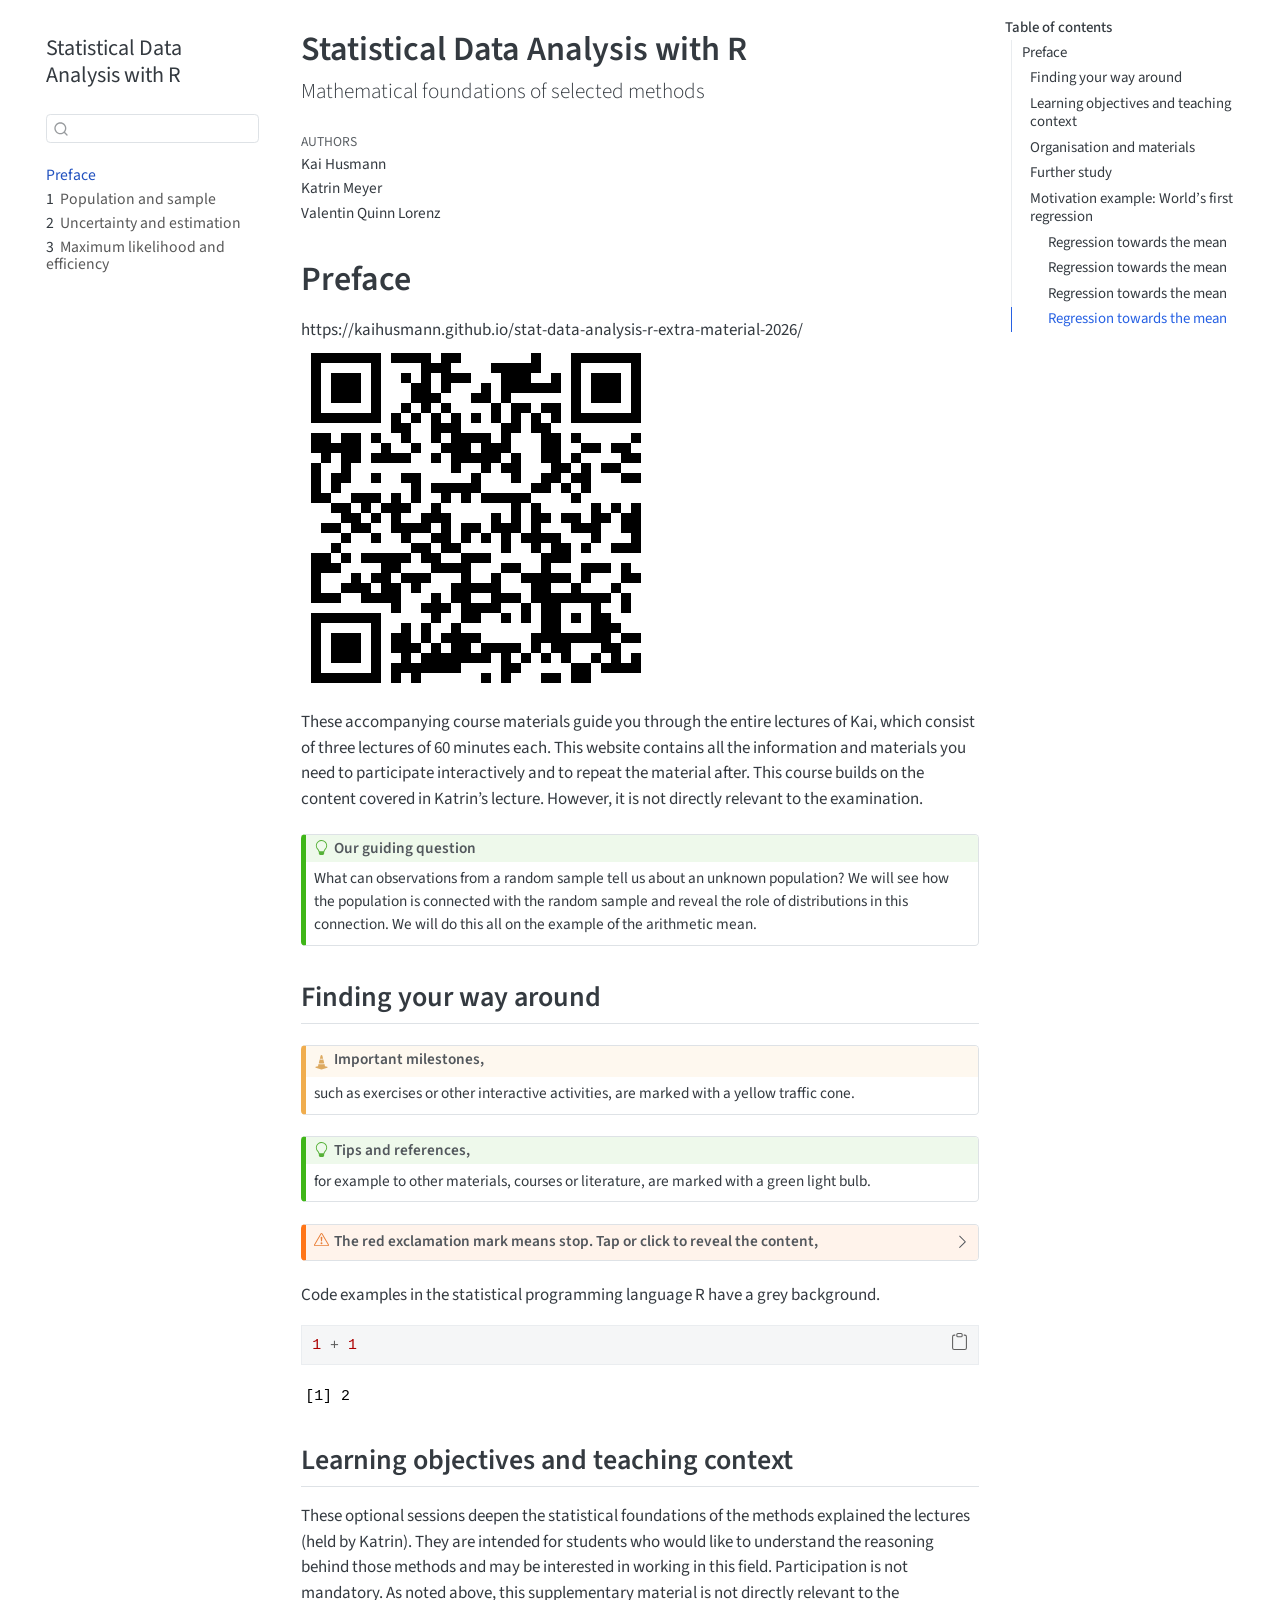
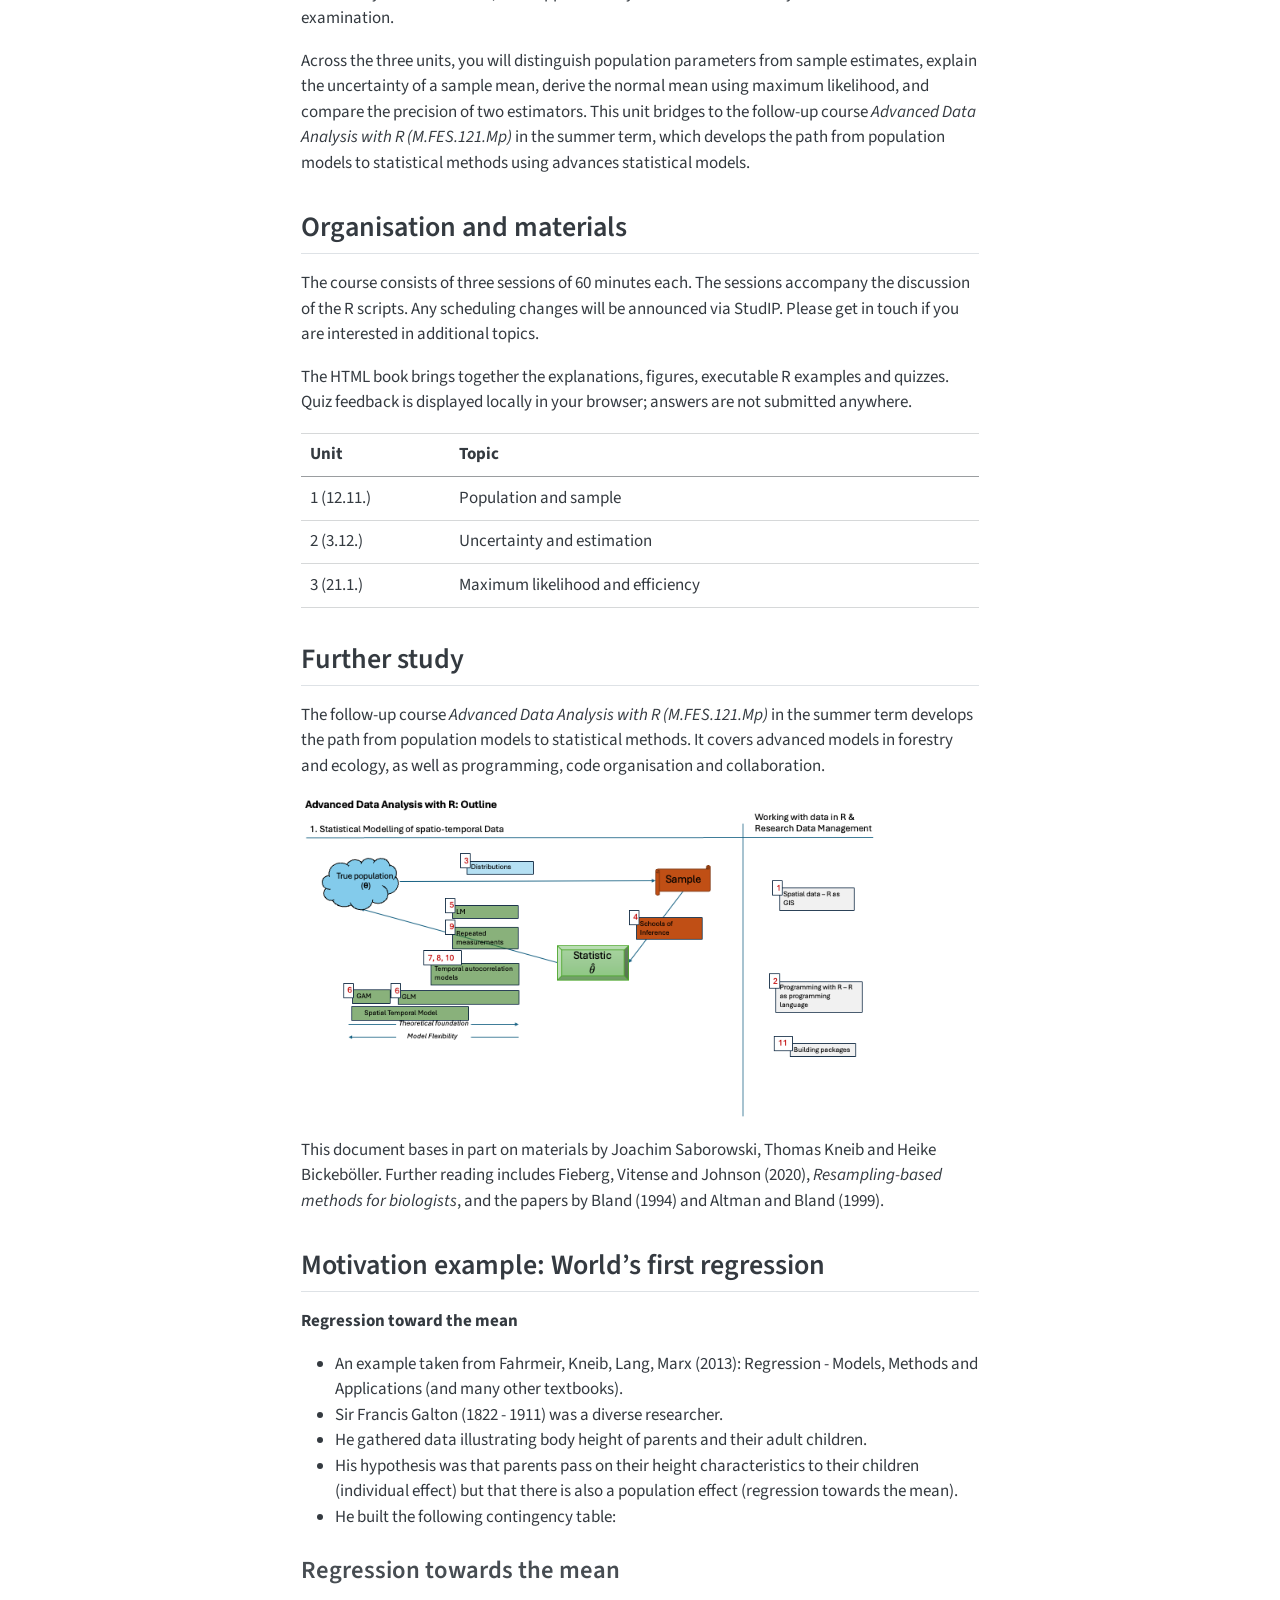
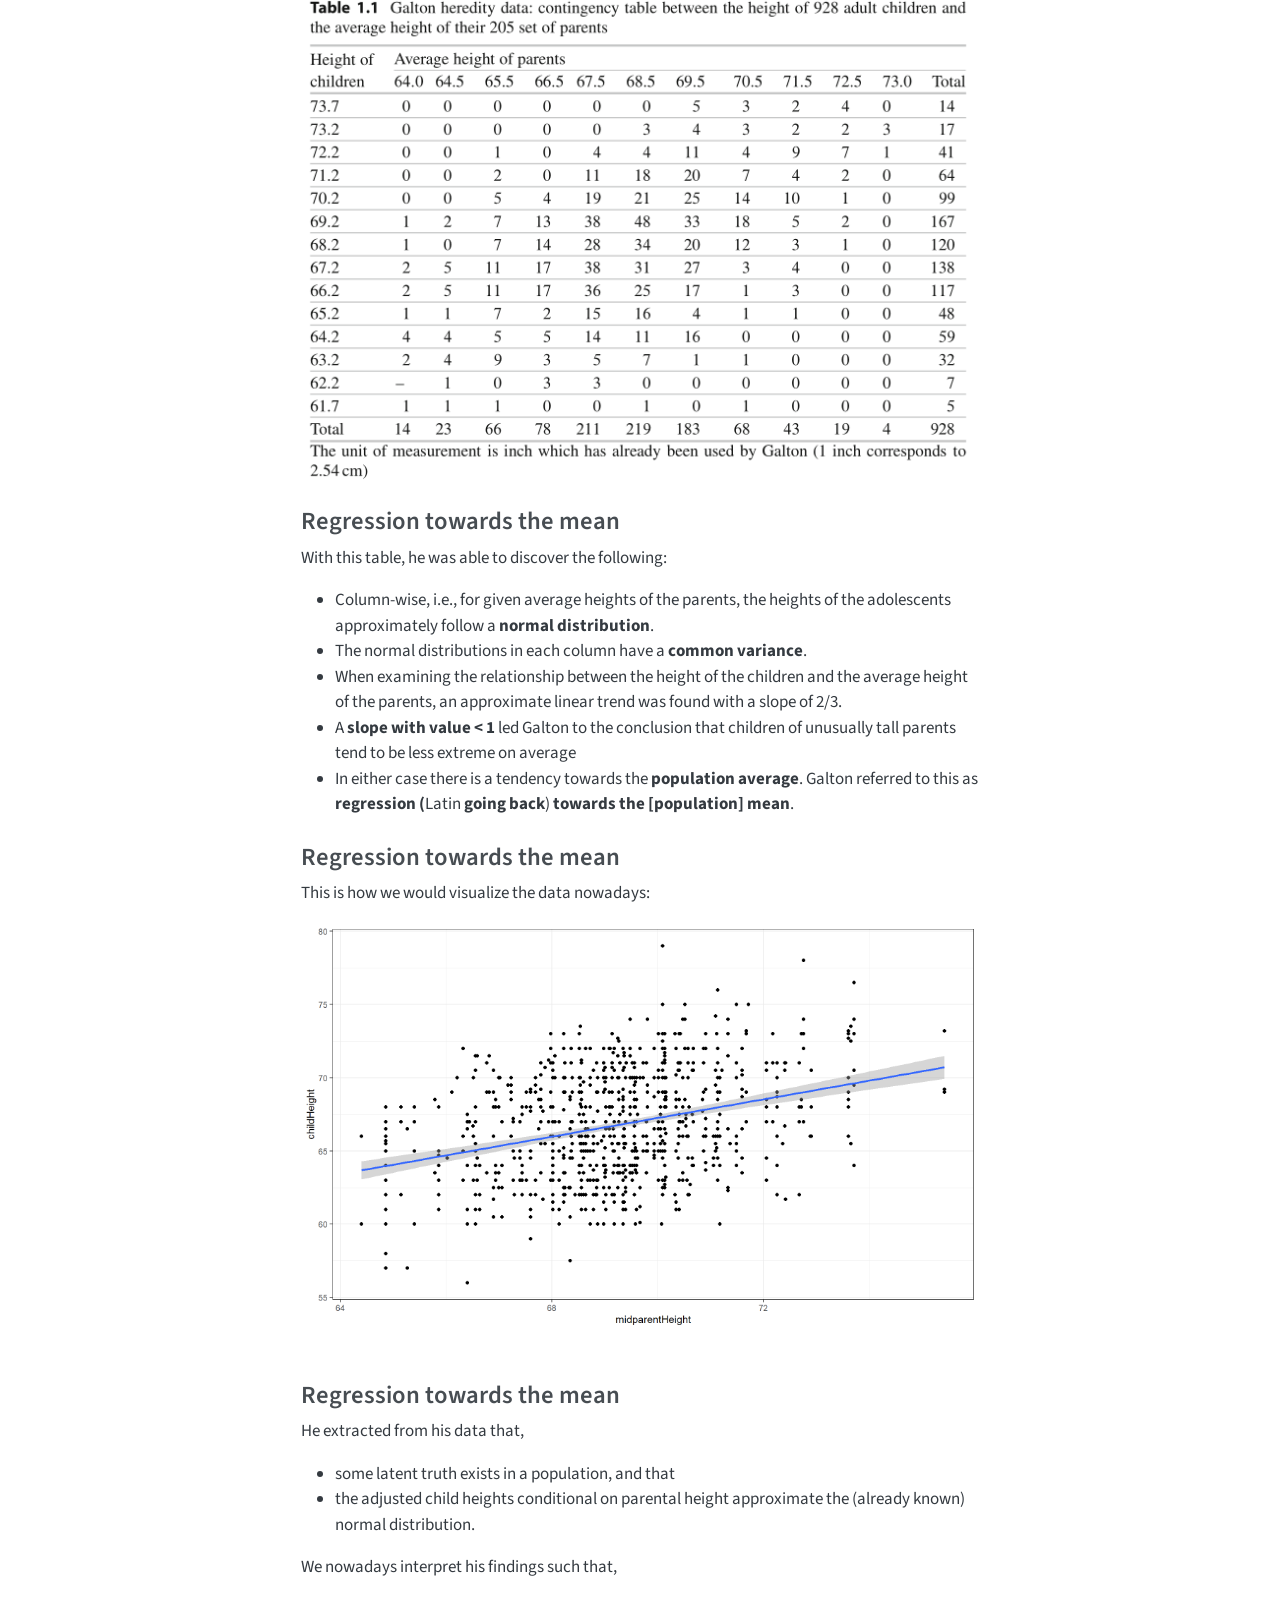
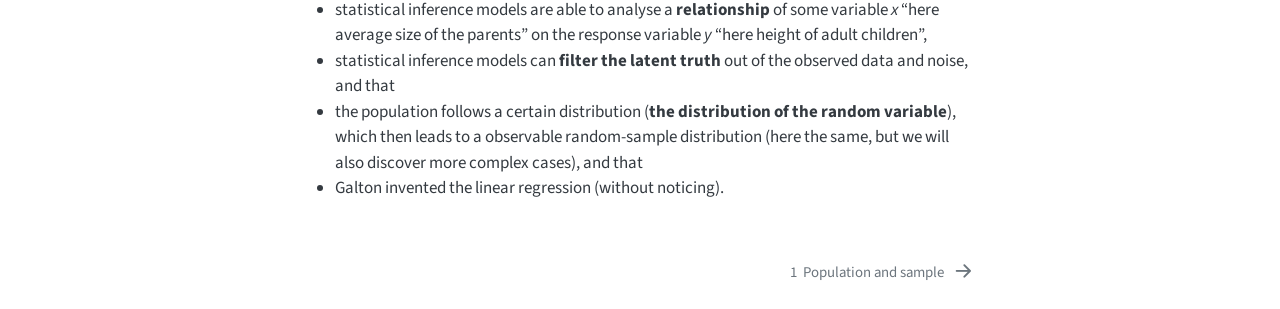
<file: docs/index.html>
<!DOCTYPE html>
<html xmlns="http://www.w3.org/1999/xhtml" lang="en" xml:lang="en"><head>

<meta charset="utf-8">
<meta name="generator" content="quarto-1.9.37">

<meta name="viewport" content="width=device-width, initial-scale=1.0, user-scalable=yes">

<meta name="author" content="Kai Husmann">
<meta name="author" content="Katrin Meyer">
<meta name="author" content="Valentin Quinn Lorenz">

<title>Statistical Data Analysis with R</title>
<style>
/* Default styles provided by pandoc.
** See https://pandoc.org/MANUAL.html#variables-for-html for config info.
*/
code{white-space: pre-wrap;}
span.smallcaps{font-variant: small-caps;}
div.columns{display: flex; gap: min(4vw, 1.5em);}
div.column{flex: auto; overflow-x: auto;}
div.hanging-indent{margin-left: 1.5em; text-indent: -1.5em;}
ul.task-list{list-style: none;}
ul.task-list li input[type="checkbox"] {
  width: 0.8em;
  margin: 0 0.8em 0.2em -1em; /* quarto-specific, see https://github.com/quarto-dev/quarto-cli/issues/4556 */ 
  vertical-align: middle;
}
/* CSS for syntax highlighting */
html { -webkit-text-size-adjust: 100%; }
pre > code.sourceCode { white-space: pre; position: relative; }
pre > code.sourceCode > span { display: inline-block; line-height: 1.25; }
pre > code.sourceCode > span:empty { height: 1.2em; }
.sourceCode { overflow: visible; }
code.sourceCode > span { color: inherit; text-decoration: inherit; }
div.sourceCode { margin: 1em 0; }
pre.sourceCode { margin: 0; }
@media screen {
div.sourceCode { overflow: auto; }
}
@media print {
pre > code.sourceCode { white-space: pre-wrap; }
pre > code.sourceCode > span { text-indent: -5em; padding-left: 5em; }
}
pre.numberSource code
  { counter-reset: source-line 0; }
pre.numberSource code > span
  { position: relative; left: -4em; counter-increment: source-line; }
pre.numberSource code > span > a:first-child::before
  { content: counter(source-line);
    position: relative; left: -1em; text-align: right; vertical-align: baseline;
    border: none; display: inline-block;
    -webkit-touch-callout: none; -webkit-user-select: none;
    -khtml-user-select: none; -moz-user-select: none;
    -ms-user-select: none; user-select: none;
    padding: 0 4px; width: 4em;
  }
pre.numberSource { margin-left: 3em;  padding-left: 4px; }
div.sourceCode
  {   }
@media screen {
pre > code.sourceCode > span > a:first-child::before { text-decoration: underline; }
}
</style>


<script src="site_libs/quarto-nav/quarto-nav.js"></script>
<script src="site_libs/quarto-nav/headroom.min.js"></script>
<script src="site_libs/clipboard/clipboard.min.js"></script>
<script src="site_libs/quarto-search/autocomplete.umd.js"></script>
<script src="site_libs/quarto-search/fuse.min.js"></script>
<script src="site_libs/quarto-search/quarto-search.js"></script>
<meta name="quarto:offset" content="./">
<link href="./population-and-sample.html" rel="next">
<script src="site_libs/quarto-html/quarto.js" type="module"></script>
<script src="site_libs/quarto-html/tabsets/tabsets.js" type="module"></script>
<script src="site_libs/quarto-html/popper.min.js"></script>
<script src="site_libs/quarto-html/tippy.umd.min.js"></script>
<script src="site_libs/quarto-html/anchor.min.js"></script>
<link href="site_libs/quarto-html/tippy.css" rel="stylesheet">
<link href="site_libs/quarto-html/quarto-syntax-highlighting-7f8f88aac4f3542376d5c11b86a4c14d.css" rel="stylesheet" id="quarto-text-highlighting-styles">
<script src="site_libs/bootstrap/bootstrap.min.js"></script>
<link href="site_libs/bootstrap/bootstrap-icons.css" rel="stylesheet">
<link href="site_libs/bootstrap/bootstrap-832e3d7b6b94ddcc90a000f8fabe51a9.min.css" rel="stylesheet" append-hash="true" id="quarto-bootstrap" data-mode="light">
<script id="quarto-search-options" type="application/json">{
  "location": "sidebar",
  "copy-button": false,
  "collapse-after": 3,
  "panel-placement": "start",
  "type": "textbox",
  "limit": 50,
  "keyboard-shortcut": [
    "f",
    "/",
    "s"
  ],
  "show-item-context": false,
  "language": {
    "search-no-results-text": "No results",
    "search-matching-documents-text": "matching documents",
    "search-copy-link-title": "Copy link to search",
    "search-hide-matches-text": "Hide additional matches",
    "search-more-match-text": "more match in this document",
    "search-more-matches-text": "more matches in this document",
    "search-clear-button-title": "Clear",
    "search-text-placeholder": "",
    "search-detached-cancel-button-title": "Cancel",
    "search-submit-button-title": "Submit",
    "search-label": "Search"
  }
}</script>


<link rel="stylesheet" href="assets/course.css">
</head>

<body class="nav-sidebar floating quarto-light">

<div id="quarto-search-results"></div>
  <header id="quarto-header" class="headroom fixed-top">
  <nav class="quarto-secondary-nav">
    <div class="container-fluid d-flex">
      <button type="button" class="quarto-btn-toggle btn" data-bs-toggle="collapse" role="button" data-bs-target=".quarto-sidebar-collapse-item" aria-controls="quarto-sidebar" aria-expanded="false" aria-label="Toggle sidebar navigation" onclick="if (window.quartoToggleHeadroom) { window.quartoToggleHeadroom(); }">
        <i class="bi bi-layout-text-sidebar-reverse"></i>
      </button>
        <nav class="quarto-page-breadcrumbs" aria-label="breadcrumb"><ol class="breadcrumb"><li class="breadcrumb-item"><a href="./index.html">Preface</a></li></ol></nav>
        <a class="flex-grow-1" role="navigation" data-bs-toggle="collapse" data-bs-target=".quarto-sidebar-collapse-item" aria-controls="quarto-sidebar" aria-expanded="false" aria-label="Toggle sidebar navigation" onclick="if (window.quartoToggleHeadroom) { window.quartoToggleHeadroom(); }">      
        </a>
      <button type="button" class="btn quarto-search-button" aria-label="Search" onclick="window.quartoOpenSearch();">
        <i class="bi bi-search"></i>
      </button>
    </div>
  </nav>
</header>
<!-- content -->
<div id="quarto-content" class="quarto-container page-columns page-rows-contents page-layout-article">
<!-- sidebar -->
  <nav id="quarto-sidebar" class="sidebar collapse collapse-horizontal quarto-sidebar-collapse-item sidebar-navigation floating overflow-auto">
    <div class="pt-lg-2 mt-2 text-left sidebar-header">
    <div class="sidebar-title mb-0 py-0">
      <a href="./">Statistical Data Analysis with R</a> 
    </div>
      </div>
        <div class="mt-2 flex-shrink-0 align-items-center">
        <div class="sidebar-search">
        <div id="quarto-search" class="" title="Search"></div>
        </div>
        </div>
    <div class="sidebar-menu-container"> 
    <ul class="list-unstyled mt-1">
        <li class="sidebar-item">
  <div class="sidebar-item-container"> 
  <a href="./index.html" class="sidebar-item-text sidebar-link active">
 <span class="menu-text">Preface</span></a>
  </div>
</li>
        <li class="sidebar-item">
  <div class="sidebar-item-container"> 
  <a href="./population-and-sample.html" class="sidebar-item-text sidebar-link">
 <span class="menu-text"><span class="chapter-number">1</span>&nbsp; <span class="chapter-title">Population and sample</span></span></a>
  </div>
</li>
        <li class="sidebar-item">
  <div class="sidebar-item-container"> 
  <a href="./uncertainty-and-estimation.html" class="sidebar-item-text sidebar-link">
 <span class="menu-text"><span class="chapter-number">2</span>&nbsp; <span class="chapter-title">Uncertainty and estimation</span></span></a>
  </div>
</li>
        <li class="sidebar-item">
  <div class="sidebar-item-container"> 
  <a href="./maximum-likelihood-and-efficiency.html" class="sidebar-item-text sidebar-link">
 <span class="menu-text"><span class="chapter-number">3</span>&nbsp; <span class="chapter-title">Maximum likelihood and efficiency</span></span></a>
  </div>
</li>
    </ul>
    </div>
</nav>
<div id="quarto-sidebar-glass" class="quarto-sidebar-collapse-item" data-bs-toggle="collapse" data-bs-target=".quarto-sidebar-collapse-item"></div>
<!-- margin-sidebar -->
    <div id="quarto-margin-sidebar" class="sidebar margin-sidebar">
        <nav id="TOC" role="doc-toc" class="toc-active">
    <h2 id="toc-title">Table of contents</h2>
   
  <ul>
  <li><a href="#preface" id="toc-preface" class="nav-link active" data-scroll-target="#preface">Preface</a>
  <ul class="collapse">
  <li><a href="#finding-your-way-around" id="toc-finding-your-way-around" class="nav-link" data-scroll-target="#finding-your-way-around">Finding your way around</a></li>
  <li><a href="#learning-objectives-and-teaching-context" id="toc-learning-objectives-and-teaching-context" class="nav-link" data-scroll-target="#learning-objectives-and-teaching-context">Learning objectives and teaching context</a></li>
  <li><a href="#organisation-and-materials" id="toc-organisation-and-materials" class="nav-link" data-scroll-target="#organisation-and-materials">Organisation and materials</a></li>
  <li><a href="#further-study" id="toc-further-study" class="nav-link" data-scroll-target="#further-study">Further study</a></li>
  <li><a href="#motivation-example-worlds-first-regression" id="toc-motivation-example-worlds-first-regression" class="nav-link" data-scroll-target="#motivation-example-worlds-first-regression">Motivation example: World’s first regression</a>
  <ul class="collapse">
  <li><a href="#regression-towards-the-mean" id="toc-regression-towards-the-mean" class="nav-link" data-scroll-target="#regression-towards-the-mean">Regression towards the mean</a></li>
  <li><a href="#regression-towards-the-mean-1" id="toc-regression-towards-the-mean-1" class="nav-link" data-scroll-target="#regression-towards-the-mean-1">Regression towards the mean</a></li>
  <li><a href="#regression-towards-the-mean-2" id="toc-regression-towards-the-mean-2" class="nav-link" data-scroll-target="#regression-towards-the-mean-2">Regression towards the mean</a></li>
  <li><a href="#regression-towards-the-mean-3" id="toc-regression-towards-the-mean-3" class="nav-link" data-scroll-target="#regression-towards-the-mean-3">Regression towards the mean</a></li>
  </ul></li>
  </ul></li>
  </ul>
</nav>
    </div>
<!-- main -->
<main class="content" id="quarto-document-content">

<header id="title-block-header" class="quarto-title-block default">
<div class="quarto-title">
<h1 class="title">Statistical Data Analysis with R</h1>
<p class="subtitle lead">Mathematical foundations of selected methods</p>
</div>



<div class="quarto-title-meta">

    <div>
    <div class="quarto-title-meta-heading">Authors</div>
    <div class="quarto-title-meta-contents">
             <p>Kai Husmann </p>
             <p>Katrin Meyer </p>
             <p>Valentin Quinn Lorenz </p>
          </div>
  </div>
    
  
    
  </div>
  


</header>


<section id="preface" class="level1 unnumbered">
<h1 class="unnumbered">Preface</h1>
<p>https://kaihusmann.github.io/stat-data-analysis-r-extra-material-2026/ <img src="materials/canvas.png" class="img-fluid"></p>
<p>These accompanying course materials guide you through the entire lectures of Kai, which consist of three lectures of 60 minutes each. This website contains all the information and materials you need to participate interactively and to repeat the material after. This course builds on the content covered in Katrin’s lecture. However, it is not directly relevant to the examination.</p>
<div class="callout callout-style-default callout-tip callout-titled">
<div class="callout-header d-flex align-content-center">
<div class="callout-icon-container">
<i class="callout-icon"></i>
</div>
<div class="callout-title-container flex-fill">
<span class="screen-reader-only">Tip</span>Our guiding question
</div>
</div>
<div class="callout-body-container callout-body">
<p>What can observations from a random sample tell us about an unknown population? We will see how the population is connected with the random sample and reveal the role of distributions in this connection. We will do this all on the example of the arithmetic mean.</p>
</div>
</div>
<section id="finding-your-way-around" class="level2">
<h2 class="anchored" data-anchor-id="finding-your-way-around">Finding your way around</h2>
<div class="callout callout-style-default callout-caution callout-titled">
<div class="callout-header d-flex align-content-center">
<div class="callout-icon-container">
<i class="callout-icon"></i>
</div>
<div class="callout-title-container flex-fill">
<span class="screen-reader-only">Caution</span>Important milestones,
</div>
</div>
<div class="callout-body-container callout-body">
<p>such as exercises or other interactive activities, are marked with a yellow traffic cone.</p>
</div>
</div>
<div class="callout callout-style-default callout-tip callout-titled">
<div class="callout-header d-flex align-content-center">
<div class="callout-icon-container">
<i class="callout-icon"></i>
</div>
<div class="callout-title-container flex-fill">
<span class="screen-reader-only">Tip</span>Tips and references,
</div>
</div>
<div class="callout-body-container callout-body">
<p>for example to other materials, courses or literature, are marked with a green light bulb.</p>
</div>
</div>
<div class="callout callout-style-default callout-warning callout-titled">
<div class="callout-header d-flex align-content-center collapsed" data-bs-toggle="collapse" data-bs-target=".callout-4-contents" aria-controls="callout-4" aria-expanded="false" aria-label="Toggle callout">
<div class="callout-icon-container">
<i class="callout-icon"></i>
</div>
<div class="callout-title-container flex-fill">
<span class="screen-reader-only">Warning</span>The red exclamation mark means stop. Tap or click to reveal the content,
</div>
<div class="callout-btn-toggle d-inline-block border-0 py-1 ps-1 pe-0 float-end"><i class="callout-toggle"></i></div>
</div>
<div id="callout-4" class="callout-4-contents callout-collapse collapse">
<div class="callout-body-container callout-body">
<p>so that you can think about it before reading ahead.</p>
</div>
</div>
</div>
<p>Code examples in the statistical programming language R have a grey background.</p>
<div class="cell">
<div class="code-copy-outer-scaffold"><div class="sourceCode cell-code" id="cb1"><pre class="sourceCode r code-with-copy"><code class="sourceCode r"><span id="cb1-1"><a href="#cb1-1" aria-hidden="true" tabindex="-1"></a><span class="dv">1</span> <span class="sc">+</span> <span class="dv">1</span></span></code></pre></div><button title="Copy to Clipboard" class="code-copy-button"><i class="bi"></i></button></div>
<div class="cell-output cell-output-stdout">
<pre><code>[1] 2</code></pre>
</div>
</div>
</section>
<section id="learning-objectives-and-teaching-context" class="level2">
<h2 class="anchored" data-anchor-id="learning-objectives-and-teaching-context">Learning objectives and teaching context</h2>
<p>These optional sessions deepen the statistical foundations of the methods explained the lectures (held by Katrin). They are intended for students who would like to understand the reasoning behind those methods and may be interested in working in this field. Participation is not mandatory. As noted above, this supplementary material is not directly relevant to the examination.</p>
<p>Across the three units, you will distinguish population parameters from sample estimates, explain the uncertainty of a sample mean, derive the normal mean using maximum likelihood, and compare the precision of two estimators. This unit bridges to the follow-up course <em>Advanced Data Analysis with R (M.FES.121.Mp)</em> in the summer term, which develops the path from population models to statistical methods using advances statistical models.</p>
</section>
<section id="organisation-and-materials" class="level2">
<h2 class="anchored" data-anchor-id="organisation-and-materials">Organisation and materials</h2>
<p>The course consists of three sessions of 60 minutes each. The sessions accompany the discussion of the R scripts. Any scheduling changes will be announced via StudIP. Please get in touch if you are interested in additional topics.</p>
<p>The HTML book brings together the explanations, figures, executable R examples and quizzes. Quiz feedback is displayed locally in your browser; answers are not submitted anywhere.</p>
<table class="caption-top table">
<thead>
<tr class="header">
<th>Unit</th>
<th>Topic</th>
<th></th>
</tr>
</thead>
<tbody>
<tr class="odd">
<td>1 (12.11.)</td>
<td>Population and sample</td>
<td></td>
</tr>
<tr class="even">
<td>2 (3.12.)</td>
<td>Uncertainty and estimation</td>
<td></td>
</tr>
<tr class="odd">
<td>3 (21.1.)</td>
<td>Maximum likelihood and efficiency</td>
<td></td>
</tr>
</tbody>
</table>
</section>
<section id="further-study" class="level2">
<h2 class="anchored" data-anchor-id="further-study">Further study</h2>
<p>The follow-up course <em>Advanced Data Analysis with R (M.FES.121.Mp)</em> in the summer term develops the path from population models to statistical methods. It covers advanced models in forestry and ecology, as well as programming, code organisation and collaboration.</p>
<p><img src="assets/intro/overview.png" class="img-fluid" style="width:85.0%" alt="Overview of the Advanced Data Analysis with R course."></p>
<p>This document bases in part on materials by Joachim Saborowski, Thomas Kneib and Heike Bickeböller. Further reading includes Fieberg, Vitense and Johnson (2020), <em>Resampling-based methods for biologists</em>, and the papers by Bland (1994) and Altman and Bland (1999).</p>
</section>
<section id="motivation-example-worlds-first-regression" class="level2">
<h2 class="anchored" data-anchor-id="motivation-example-worlds-first-regression">Motivation example: World’s first regression</h2>
<p><strong>Regression toward the mean</strong></p>
<ul>
<li>An example taken from Fahrmeir, Kneib, Lang, Marx (2013): Regression - Models, Methods and Applications (and many other textbooks).</li>
<li>Sir Francis Galton (1822 - 1911) was a diverse researcher.</li>
<li>He gathered data illustrating body height of parents and their adult children.</li>
<li>His hypothesis was that parents pass on their height characteristics to their children (individual effect) but that there is also a population effect (regression towards the mean).</li>
<li>He built the following contingency table:</li>
</ul>
<section id="regression-towards-the-mean" class="level3">
<h3 class="anchored" data-anchor-id="regression-towards-the-mean">Regression towards the mean</h3>
<p><img src="assets/intro/galton_contingency.png" class="img-fluid"></p>
</section>
<section id="regression-towards-the-mean-1" class="level3">
<h3 class="anchored" data-anchor-id="regression-towards-the-mean-1">Regression towards the mean</h3>
<p>With this table, he was able to discover the following:</p>
<ul>
<li>Column-wise, i.e., for given average heights of the parents, the heights of the adolescents approximately follow a <strong>normal distribution</strong>.</li>
<li>The normal distributions in each column have a <strong>common variance</strong>.</li>
<li>When examining the relationship between the height of the children and the average height of the parents, an approximate linear trend was found with a slope of 2/3.</li>
<li>A <strong>slope with value &lt; 1</strong> led Galton to the conclusion that children of unusually tall parents tend to be less extreme on average</li>
<li>In either case there is a tendency towards the <strong>population average</strong>. Galton referred to this as <strong>regression (</strong>Latin <strong>going back</strong>) <strong>towards the [population] mean</strong>.</li>
</ul>
</section>
<section id="regression-towards-the-mean-2" class="level3">
<h3 class="anchored" data-anchor-id="regression-towards-the-mean-2">Regression towards the mean</h3>
<p>This is how we would visualize the data nowadays:</p>
<div class="cell">
<div class="cell-output-display">
<div>
<figure class="figure">
<p><img src="index_files/figure-html/unnamed-chunk-2-1.png" class="img-fluid figure-img" width="960"></p>
</figure>
</div>
</div>
</div>
</section>
<section id="regression-towards-the-mean-3" class="level3">
<h3 class="anchored" data-anchor-id="regression-towards-the-mean-3">Regression towards the mean</h3>
<p>He extracted from his data that,</p>
<ul>
<li>some latent truth exists in a population, and that</li>
<li>the adjusted child heights conditional on parental height approximate the (already known) normal distribution.</li>
</ul>
<p>We nowadays interpret his findings such that,</p>
<ul>
<li>statistical inference models are able to analyse a <strong>relationship</strong> of some variable <em>x</em> “here average size of the parents” on the response variable <em>y</em> “here height of adult children”,</li>
<li>statistical inference models can <strong>filter the latent truth</strong> out of the observed data and noise, and that</li>
<li>the population follows a certain distribution (<strong>the distribution of the random variable</strong>), which then leads to a observable random-sample distribution (here the same, but we will also discover more complex cases), and that</li>
<li>Galton invented the linear regression (without noticing).</li>
</ul>


</section>
</section>
</section>

</main> <!-- /main -->
<script>
document.addEventListener('DOMContentLoaded', () => {
  document.querySelectorAll('.course-quiz').forEach(quiz => {
    const feedback = quiz.querySelector('.quiz-feedback');
    quiz.querySelector('[data-check]').addEventListener('click', () => {
      const selected = quiz.querySelector('input:checked');
      feedback.textContent = !selected ? 'Please select an answer first.' :
        (selected.value === quiz.dataset.answer ? 'Correct. ' : 'Not quite. ') + quiz.dataset.explanation;
    });
    quiz.querySelector('[data-reset]').addEventListener('click', () => {
      quiz.querySelectorAll('input').forEach(input => { input.checked = false; });
      feedback.textContent = '';
      quiz.querySelector('input').focus();
    });
  });
});
</script>
<script id="quarto-html-after-body" type="application/javascript">
  window.document.addEventListener("DOMContentLoaded", function (event) {
    const icon = "";
    const anchorJS = new window.AnchorJS();
    anchorJS.options = {
      placement: 'right',
      icon: icon
    };
    anchorJS.add('.anchored');
    const isCodeAnnotation = (el) => {
      for (const clz of el.classList) {
        if (clz.startsWith('code-annotation-')) {                     
          return true;
        }
      }
      return false;
    }
    const onCopySuccess = function(e) {
      // button target
      const button = e.trigger;
      // don't keep focus
      button.blur();
      // flash "checked"
      button.classList.add('code-copy-button-checked');
      var currentTitle = button.getAttribute("title");
      button.setAttribute("title", "Copied!");
      let tooltip;
      if (window.bootstrap) {
        button.setAttribute("data-bs-toggle", "tooltip");
        button.setAttribute("data-bs-placement", "left");
        button.setAttribute("data-bs-title", "Copied!");
        tooltip = new bootstrap.Tooltip(button, 
          { trigger: "manual", 
            customClass: "code-copy-button-tooltip",
            offset: [0, -8]});
        tooltip.show();    
      }
      setTimeout(function() {
        if (tooltip) {
          tooltip.hide();
          button.removeAttribute("data-bs-title");
          button.removeAttribute("data-bs-toggle");
          button.removeAttribute("data-bs-placement");
        }
        button.setAttribute("title", currentTitle);
        button.classList.remove('code-copy-button-checked');
      }, 1000);
      // clear code selection
      e.clearSelection();
    }
    const getTextToCopy = function(trigger) {
      const outerScaffold = trigger.parentElement.cloneNode(true);
      const codeEl = outerScaffold.querySelector('code');
      for (const childEl of codeEl.children) {
        if (isCodeAnnotation(childEl)) {
          childEl.remove();
        }
      }
      return codeEl.innerText;
    }
    const clipboard = new window.ClipboardJS('.code-copy-button:not([data-in-quarto-modal])', {
      text: getTextToCopy
    });
    clipboard.on('success', onCopySuccess);
    if (window.document.getElementById('quarto-embedded-source-code-modal')) {
      const clipboardModal = new window.ClipboardJS('.code-copy-button[data-in-quarto-modal]', {
        text: getTextToCopy,
        container: window.document.getElementById('quarto-embedded-source-code-modal')
      });
      clipboardModal.on('success', onCopySuccess);
    }
      var localhostRegex = new RegExp(/^(?:http|https):\/\/localhost\:?[0-9]*\//);
      var mailtoRegex = new RegExp(/^mailto:/);
        var filterRegex = new RegExp('/' + window.location.host + '/');
      var isInternal = (href) => {
          return filterRegex.test(href) || localhostRegex.test(href) || mailtoRegex.test(href);
      }
      // Inspect non-navigation links and adorn them if external
     var links = window.document.querySelectorAll('a[href]:not(.nav-link):not(.navbar-brand):not(.toc-action):not(.sidebar-link):not(.sidebar-item-toggle):not(.pagination-link):not(.no-external):not([aria-hidden]):not(.dropdown-item):not(.quarto-navigation-tool):not(.about-link)');
      for (var i=0; i<links.length; i++) {
        const link = links[i];
        if (!isInternal(link.href)) {
          // undo the damage that might have been done by quarto-nav.js in the case of
          // links that we want to consider external
          if (link.dataset.originalHref !== undefined) {
            link.href = link.dataset.originalHref;
          }
        }
      }
    function tippyHover(el, contentFn, onTriggerFn, onUntriggerFn) {
      const config = {
        allowHTML: true,
        maxWidth: 500,
        delay: 100,
        arrow: false,
        appendTo: function(el) {
            return el.parentElement;
        },
        interactive: true,
        interactiveBorder: 10,
        theme: 'quarto',
        placement: 'bottom-start',
      };
      if (contentFn) {
        config.content = contentFn;
      }
      if (onTriggerFn) {
        config.onTrigger = onTriggerFn;
      }
      if (onUntriggerFn) {
        config.onUntrigger = onUntriggerFn;
      }
      window.tippy(el, config); 
    }
    const noterefs = window.document.querySelectorAll('a[role="doc-noteref"]');
    for (var i=0; i<noterefs.length; i++) {
      const ref = noterefs[i];
      tippyHover(ref, function() {
        // use id or data attribute instead here
        let href = ref.getAttribute('data-footnote-href') || ref.getAttribute('href');
        try { href = new URL(href).hash; } catch {}
        const id = href.replace(/^#\/?/, "");
        const note = window.document.getElementById(id);
        if (note) {
          return note.innerHTML;
        } else {
          return "";
        }
      });
    }
    const xrefs = window.document.querySelectorAll('a.quarto-xref');
    const processXRef = (id, note) => {
      // Strip column container classes
      const stripColumnClz = (el) => {
        el.classList.remove("page-full", "page-columns");
        if (el.children) {
          for (const child of el.children) {
            stripColumnClz(child);
          }
        }
      }
      stripColumnClz(note)
      if (id === null || id.startsWith('sec-')) {
        // Special case sections, only their first couple elements
        const container = document.createElement("div");
        if (note.children && note.children.length > 2) {
          container.appendChild(note.children[0].cloneNode(true));
          for (let i = 1; i < note.children.length; i++) {
            const child = note.children[i];
            if (child.tagName === "P" && child.innerText === "") {
              continue;
            } else {
              container.appendChild(child.cloneNode(true));
              break;
            }
          }
          if (window.Quarto?.typesetMath) {
            window.Quarto.typesetMath(container);
          }
          return container.innerHTML
        } else {
          if (window.Quarto?.typesetMath) {
            window.Quarto.typesetMath(note);
          }
          return note.innerHTML;
        }
      } else {
        // Remove any anchor links if they are present
        const anchorLink = note.querySelector('a.anchorjs-link');
        if (anchorLink) {
          anchorLink.remove();
        }
        if (window.Quarto?.typesetMath) {
          window.Quarto.typesetMath(note);
        }
        if (note.classList.contains("callout")) {
          return note.outerHTML;
        } else {
          return note.innerHTML;
        }
      }
    }
    for (var i=0; i<xrefs.length; i++) {
      const xref = xrefs[i];
      tippyHover(xref, undefined, function(instance) {
        instance.disable();
        let url = xref.getAttribute('href');
        let hash = undefined; 
        if (url.startsWith('#')) {
          hash = url;
        } else {
          try { hash = new URL(url).hash; } catch {}
        }
        if (hash) {
          const id = hash.replace(/^#\/?/, "");
          const note = window.document.getElementById(id);
          if (note !== null) {
            try {
              const html = processXRef(id, note.cloneNode(true));
              instance.setContent(html);
            } finally {
              instance.enable();
              instance.show();
            }
          } else {
            // See if we can fetch this
            fetch(url.split('#')[0])
            .then(res => res.text())
            .then(html => {
              const parser = new DOMParser();
              const htmlDoc = parser.parseFromString(html, "text/html");
              const note = htmlDoc.getElementById(id);
              if (note !== null) {
                const html = processXRef(id, note);
                instance.setContent(html);
              } 
            }).finally(() => {
              instance.enable();
              instance.show();
            });
          }
        } else {
          // See if we can fetch a full url (with no hash to target)
          // This is a special case and we should probably do some content thinning / targeting
          fetch(url)
          .then(res => res.text())
          .then(html => {
            const parser = new DOMParser();
            const htmlDoc = parser.parseFromString(html, "text/html");
            const note = htmlDoc.querySelector('main.content');
            if (note !== null) {
              // This should only happen for chapter cross references
              // (since there is no id in the URL)
              // remove the first header
              if (note.children.length > 0 && note.children[0].tagName === "HEADER") {
                note.children[0].remove();
              }
              const html = processXRef(null, note);
              instance.setContent(html);
            } 
          }).finally(() => {
            instance.enable();
            instance.show();
          });
        }
      }, function(instance) {
      });
    }
        let selectedAnnoteEl;
        const selectorForAnnotation = ( cell, annotation) => {
          let cellAttr = 'data-code-cell="' + cell + '"';
          let lineAttr = 'data-code-annotation="' +  annotation + '"';
          const selector = 'span[' + cellAttr + '][' + lineAttr + ']';
          return selector;
        }
        const selectCodeLines = (annoteEl) => {
          const doc = window.document;
          const targetCell = annoteEl.getAttribute("data-target-cell");
          const targetAnnotation = annoteEl.getAttribute("data-target-annotation");
          const annoteSpan = window.document.querySelector(selectorForAnnotation(targetCell, targetAnnotation));
          const lines = annoteSpan.getAttribute("data-code-lines").split(",");
          const lineIds = lines.map((line) => {
            return targetCell + "-" + line;
          })
          let top = null;
          let height = null;
          let parent = null;
          if (lineIds.length > 0) {
              //compute the position of the single el (top and bottom and make a div)
              const el = window.document.getElementById(lineIds[0]);
              top = el.offsetTop;
              height = el.offsetHeight;
              parent = el.parentElement.parentElement;
            if (lineIds.length > 1) {
              const lastEl = window.document.getElementById(lineIds[lineIds.length - 1]);
              const bottom = lastEl.offsetTop + lastEl.offsetHeight;
              height = bottom - top;
            }
            if (top !== null && height !== null && parent !== null) {
              // cook up a div (if necessary) and position it 
              let div = window.document.getElementById("code-annotation-line-highlight");
              if (div === null) {
                div = window.document.createElement("div");
                div.setAttribute("id", "code-annotation-line-highlight");
                div.style.position = 'absolute';
                parent.appendChild(div);
              }
              div.style.top = top - 2 + "px";
              div.style.height = height + 4 + "px";
              div.style.left = 0;
              let gutterDiv = window.document.getElementById("code-annotation-line-highlight-gutter");
              if (gutterDiv === null) {
                gutterDiv = window.document.createElement("div");
                gutterDiv.setAttribute("id", "code-annotation-line-highlight-gutter");
                gutterDiv.style.position = 'absolute';
                const codeCell = window.document.getElementById(targetCell);
                const gutter = codeCell.querySelector('.code-annotation-gutter');
                gutter.appendChild(gutterDiv);
              }
              gutterDiv.style.top = top - 2 + "px";
              gutterDiv.style.height = height + 4 + "px";
            }
            selectedAnnoteEl = annoteEl;
          }
        };
        const unselectCodeLines = () => {
          const elementsIds = ["code-annotation-line-highlight", "code-annotation-line-highlight-gutter"];
          elementsIds.forEach((elId) => {
            const div = window.document.getElementById(elId);
            if (div) {
              div.remove();
            }
          });
          selectedAnnoteEl = undefined;
        };
          // Handle positioning of the toggle
      window.addEventListener(
        "resize",
        throttle(() => {
          elRect = undefined;
          if (selectedAnnoteEl) {
            selectCodeLines(selectedAnnoteEl);
          }
        }, 10)
      );
      function throttle(fn, ms) {
      let throttle = false;
      let timer;
        return (...args) => {
          if(!throttle) { // first call gets through
              fn.apply(this, args);
              throttle = true;
          } else { // all the others get throttled
              if(timer) clearTimeout(timer); // cancel #2
              timer = setTimeout(() => {
                fn.apply(this, args);
                timer = throttle = false;
              }, ms);
          }
        };
      }
        // Attach click handler to the DT
        const annoteDls = window.document.querySelectorAll('dt[data-target-cell]');
        for (const annoteDlNode of annoteDls) {
          annoteDlNode.addEventListener('click', (event) => {
            const clickedEl = event.target;
            if (clickedEl !== selectedAnnoteEl) {
              unselectCodeLines();
              const activeEl = window.document.querySelector('dt[data-target-cell].code-annotation-active');
              if (activeEl) {
                activeEl.classList.remove('code-annotation-active');
              }
              selectCodeLines(clickedEl);
              clickedEl.classList.add('code-annotation-active');
            } else {
              // Unselect the line
              unselectCodeLines();
              clickedEl.classList.remove('code-annotation-active');
            }
          });
        }
    const findCites = (el) => {
      const parentEl = el.parentElement;
      if (parentEl) {
        const cites = parentEl.dataset.cites;
        if (cites) {
          return {
            el,
            cites: cites.split(' ')
          };
        } else {
          return findCites(el.parentElement)
        }
      } else {
        return undefined;
      }
    };
    var bibliorefs = window.document.querySelectorAll('a[role="doc-biblioref"]');
    for (var i=0; i<bibliorefs.length; i++) {
      const ref = bibliorefs[i];
      const citeInfo = findCites(ref);
      if (citeInfo) {
        tippyHover(citeInfo.el, function() {
          var popup = window.document.createElement('div');
          citeInfo.cites.forEach(function(cite) {
            var citeDiv = window.document.createElement('div');
            citeDiv.classList.add('hanging-indent');
            citeDiv.classList.add('csl-entry');
            var biblioDiv = window.document.getElementById('ref-' + cite);
            if (biblioDiv) {
              citeDiv.innerHTML = biblioDiv.innerHTML;
            }
            popup.appendChild(citeDiv);
          });
          return popup.innerHTML;
        });
      }
    }
  });
  </script>
<nav class="page-navigation">
  <div class="nav-page nav-page-previous">
  </div>
  <div class="nav-page nav-page-next">
      <a href="./population-and-sample.html" class="pagination-link" aria-label="Population and sample">
        <span class="nav-page-text"><span class="chapter-number">1</span>&nbsp; <span class="chapter-title">Population and sample</span></span> <i class="bi bi-arrow-right-short"></i>
      </a>
  </div>
</nav>
</div> <!-- /content -->




</body></html>
</file>
<file: docs/site_libs/quarto-html/tippy.css>
.tippy-box[data-animation=fade][data-state=hidden]{opacity:0}[data-tippy-root]{max-width:calc(100vw - 10px)}.tippy-box{position:relative;background-color:#333;color:#fff;border-radius:4px;font-size:14px;line-height:1.4;white-space:normal;outline:0;transition-property:transform,visibility,opacity}.tippy-box[data-placement^=top]>.tippy-arrow{bottom:0}.tippy-box[data-placement^=top]>.tippy-arrow:before{bottom:-7px;left:0;border-width:8px 8px 0;border-top-color:initial;transform-origin:center top}.tippy-box[data-placement^=bottom]>.tippy-arrow{top:0}.tippy-box[data-placement^=bottom]>.tippy-arrow:before{top:-7px;left:0;border-width:0 8px 8px;border-bottom-color:initial;transform-origin:center bottom}.tippy-box[data-placement^=left]>.tippy-arrow{right:0}.tippy-box[data-placement^=left]>.tippy-arrow:before{border-width:8px 0 8px 8px;border-left-color:initial;right:-7px;transform-origin:center left}.tippy-box[data-placement^=right]>.tippy-arrow{left:0}.tippy-box[data-placement^=right]>.tippy-arrow:before{left:-7px;border-width:8px 8px 8px 0;border-right-color:initial;transform-origin:center right}.tippy-box[data-inertia][data-state=visible]{transition-timing-function:cubic-bezier(.54,1.5,.38,1.11)}.tippy-arrow{width:16px;height:16px;color:#333}.tippy-arrow:before{content:"";position:absolute;border-color:transparent;border-style:solid}.tippy-content{position:relative;padding:5px 9px;z-index:1}
</file>
<file: docs/site_libs/quarto-html/quarto-syntax-highlighting-7f8f88aac4f3542376d5c11b86a4c14d.css>
/* quarto syntax highlight colors */
:root {
  --quarto-hl-ot-color: #003B4F;
  --quarto-hl-at-color: #657422;
  --quarto-hl-ss-color: #20794D;
  --quarto-hl-an-color: #5E5E5E;
  --quarto-hl-fu-color: #4758AB;
  --quarto-hl-st-color: #20794D;
  --quarto-hl-cf-color: #003B4F;
  --quarto-hl-op-color: #5E5E5E;
  --quarto-hl-er-color: #AD0000;
  --quarto-hl-bn-color: #AD0000;
  --quarto-hl-al-color: #AD0000;
  --quarto-hl-va-color: #111111;
  --quarto-hl-bu-color: inherit;
  --quarto-hl-ex-color: inherit;
  --quarto-hl-pp-color: #AD0000;
  --quarto-hl-in-color: #5E5E5E;
  --quarto-hl-vs-color: #20794D;
  --quarto-hl-wa-color: #5E5E5E;
  --quarto-hl-do-color: #5E5E5E;
  --quarto-hl-im-color: #00769E;
  --quarto-hl-ch-color: #20794D;
  --quarto-hl-dt-color: #AD0000;
  --quarto-hl-fl-color: #AD0000;
  --quarto-hl-co-color: #5E5E5E;
  --quarto-hl-cv-color: #5E5E5E;
  --quarto-hl-cn-color: #8f5902;
  --quarto-hl-sc-color: #5E5E5E;
  --quarto-hl-dv-color: #AD0000;
  --quarto-hl-kw-color: #003B4F;
}

/* other quarto variables */
:root {
  --quarto-font-monospace: SFMono-Regular, Menlo, Monaco, Consolas, "Liberation Mono", "Courier New", monospace;
}

/* syntax highlight based on Pandoc's rules */
pre > code.sourceCode > span {
  color: #003B4F;
}

code.sourceCode > span {
  color: #003B4F;
}

div.sourceCode,
div.sourceCode pre.sourceCode {
  color: #003B4F;
}

/* Normal */
code span {
  color: #003B4F;
}

/* Alert */
code span.al {
  color: #AD0000;
  font-style: inherit;
}

/* Annotation */
code span.an {
  color: #5E5E5E;
  font-style: inherit;
}

/* Attribute */
code span.at {
  color: #657422;
  font-style: inherit;
}

/* BaseN */
code span.bn {
  color: #AD0000;
  font-style: inherit;
}

/* BuiltIn */
code span.bu {
  font-style: inherit;
}

/* ControlFlow */
code span.cf {
  color: #003B4F;
  font-weight: bold;
  font-style: inherit;
}

/* Char */
code span.ch {
  color: #20794D;
  font-style: inherit;
}

/* Constant */
code span.cn {
  color: #8f5902;
  font-style: inherit;
}

/* Comment */
code span.co {
  color: #5E5E5E;
  font-style: inherit;
}

/* CommentVar */
code span.cv {
  color: #5E5E5E;
  font-style: italic;
}

/* Documentation */
code span.do {
  color: #5E5E5E;
  font-style: italic;
}

/* DataType */
code span.dt {
  color: #AD0000;
  font-style: inherit;
}

/* DecVal */
code span.dv {
  color: #AD0000;
  font-style: inherit;
}

/* Error */
code span.er {
  color: #AD0000;
  font-style: inherit;
}

/* Extension */
code span.ex {
  font-style: inherit;
}

/* Float */
code span.fl {
  color: #AD0000;
  font-style: inherit;
}

/* Function */
code span.fu {
  color: #4758AB;
  font-style: inherit;
}

/* Import */
code span.im {
  color: #00769E;
  font-style: inherit;
}

/* Information */
code span.in {
  color: #5E5E5E;
  font-style: inherit;
}

/* Keyword */
code span.kw {
  color: #003B4F;
  font-weight: bold;
  font-style: inherit;
}

/* Operator */
code span.op {
  color: #5E5E5E;
  font-style: inherit;
}

/* Other */
code span.ot {
  color: #003B4F;
  font-style: inherit;
}

/* Preprocessor */
code span.pp {
  color: #AD0000;
  font-style: inherit;
}

/* SpecialChar */
code span.sc {
  color: #5E5E5E;
  font-style: inherit;
}

/* SpecialString */
code span.ss {
  color: #20794D;
  font-style: inherit;
}

/* String */
code span.st {
  color: #20794D;
  font-style: inherit;
}

/* Variable */
code span.va {
  color: #111111;
  font-style: inherit;
}

/* VerbatimString */
code span.vs {
  color: #20794D;
  font-style: inherit;
}

/* Warning */
code span.wa {
  color: #5E5E5E;
  font-style: italic;
}

.prevent-inlining {
  content: "</";
}

/*# sourceMappingURL=789ad8cd35626ba772517505b42a116e.css.map */
</file>
<file: docs/assets/course.css>
.course-quiz { border: 1px solid #d4d9dd; border-left: .3rem solid #e6ad10; border-radius: .35rem; padding: 1.2rem; margin: 1.5rem 0; }
.course-quiz legend { font-size: 1.05rem; font-weight: 600; }
.course-quiz label { display: block; padding: .45rem .3rem; cursor: pointer; }
.course-quiz input { margin-right: .6rem; }
.course-quiz button { margin: .8rem .5rem 0 0; padding: .4rem .8rem; border: 1px solid #286090; border-radius: .25rem; background: #286090; color: white; }
.course-quiz button:focus-visible, .course-quiz input:focus-visible { outline: 3px solid #e6ad10; outline-offset: 3px; }
.quiz-feedback { margin-top: .8rem; }
.quiz-feedback:empty { display: none; }
pre.sourceCode { background: #f5f6f7; }
img { max-width: 100%; }
.math.display { display: block; overflow-x: auto; padding: .3rem 0; }
@media print { .course-quiz button { display: none; } }
</file>
